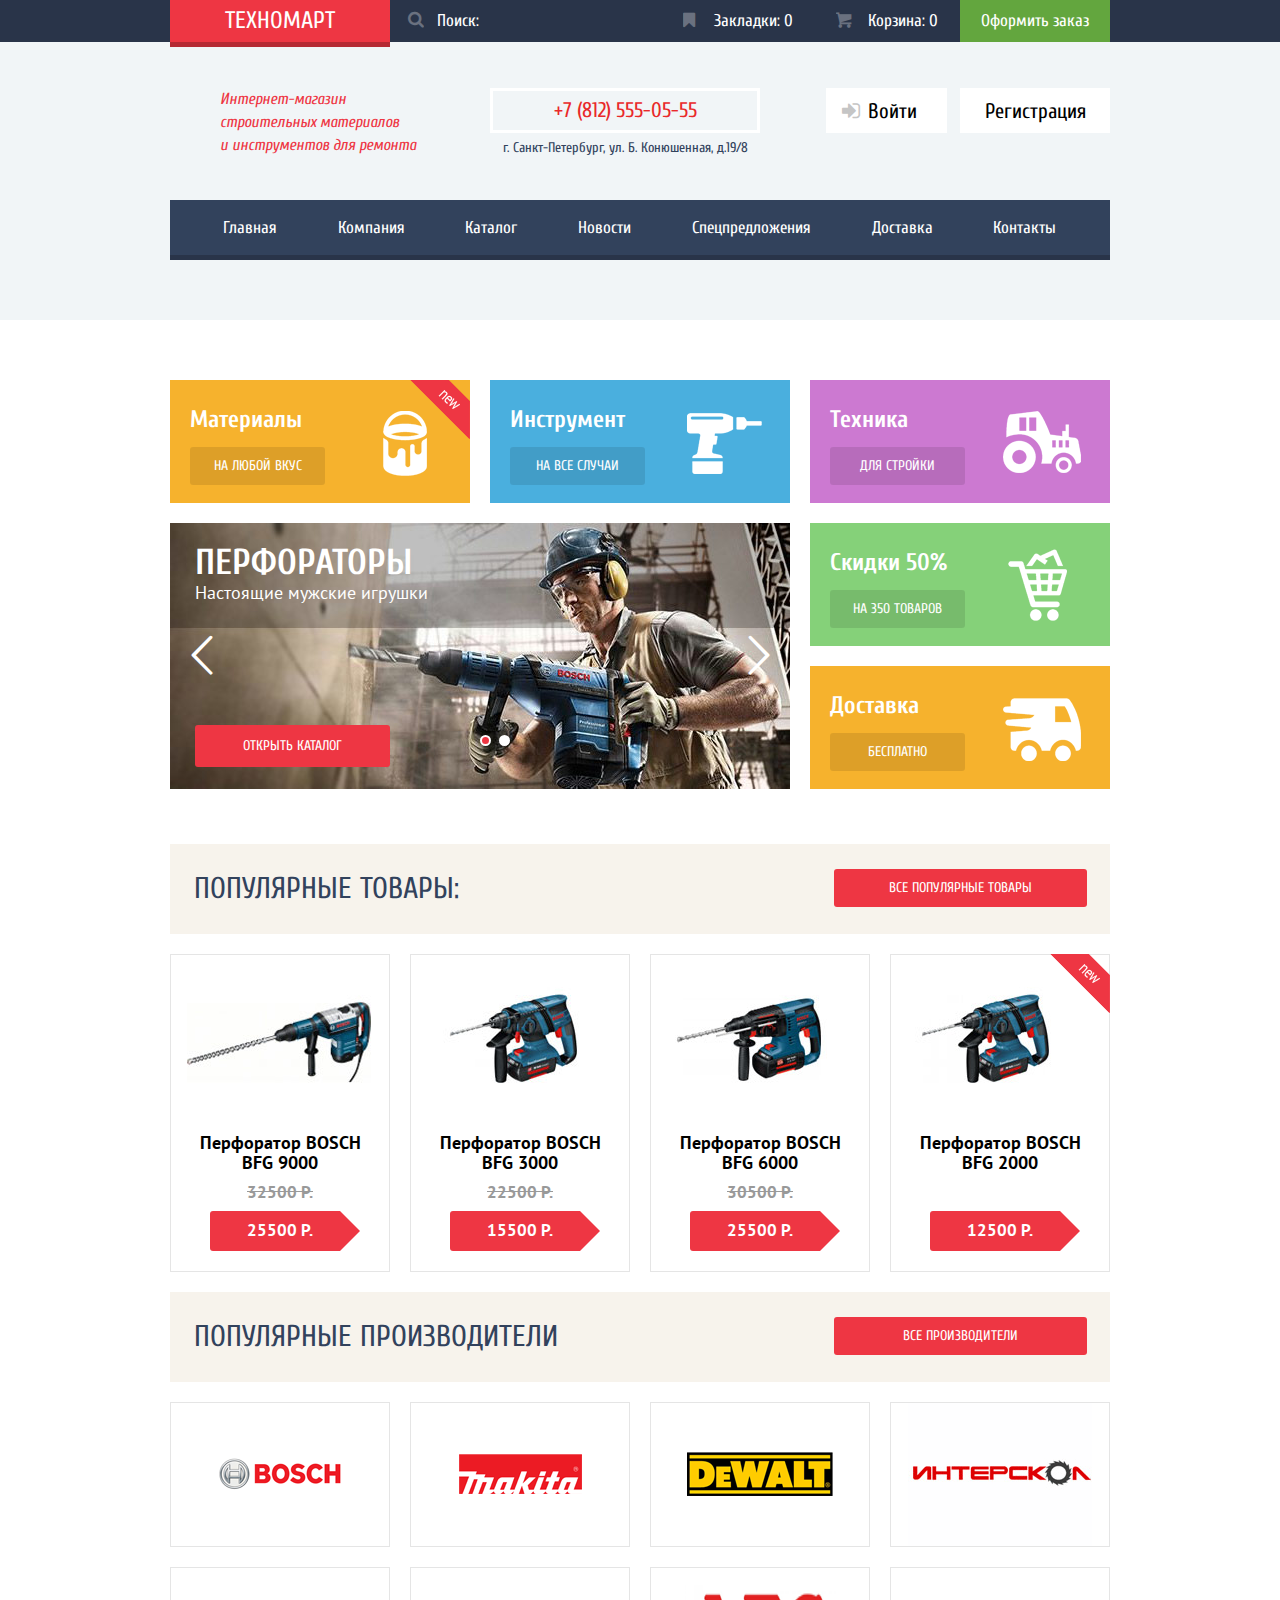
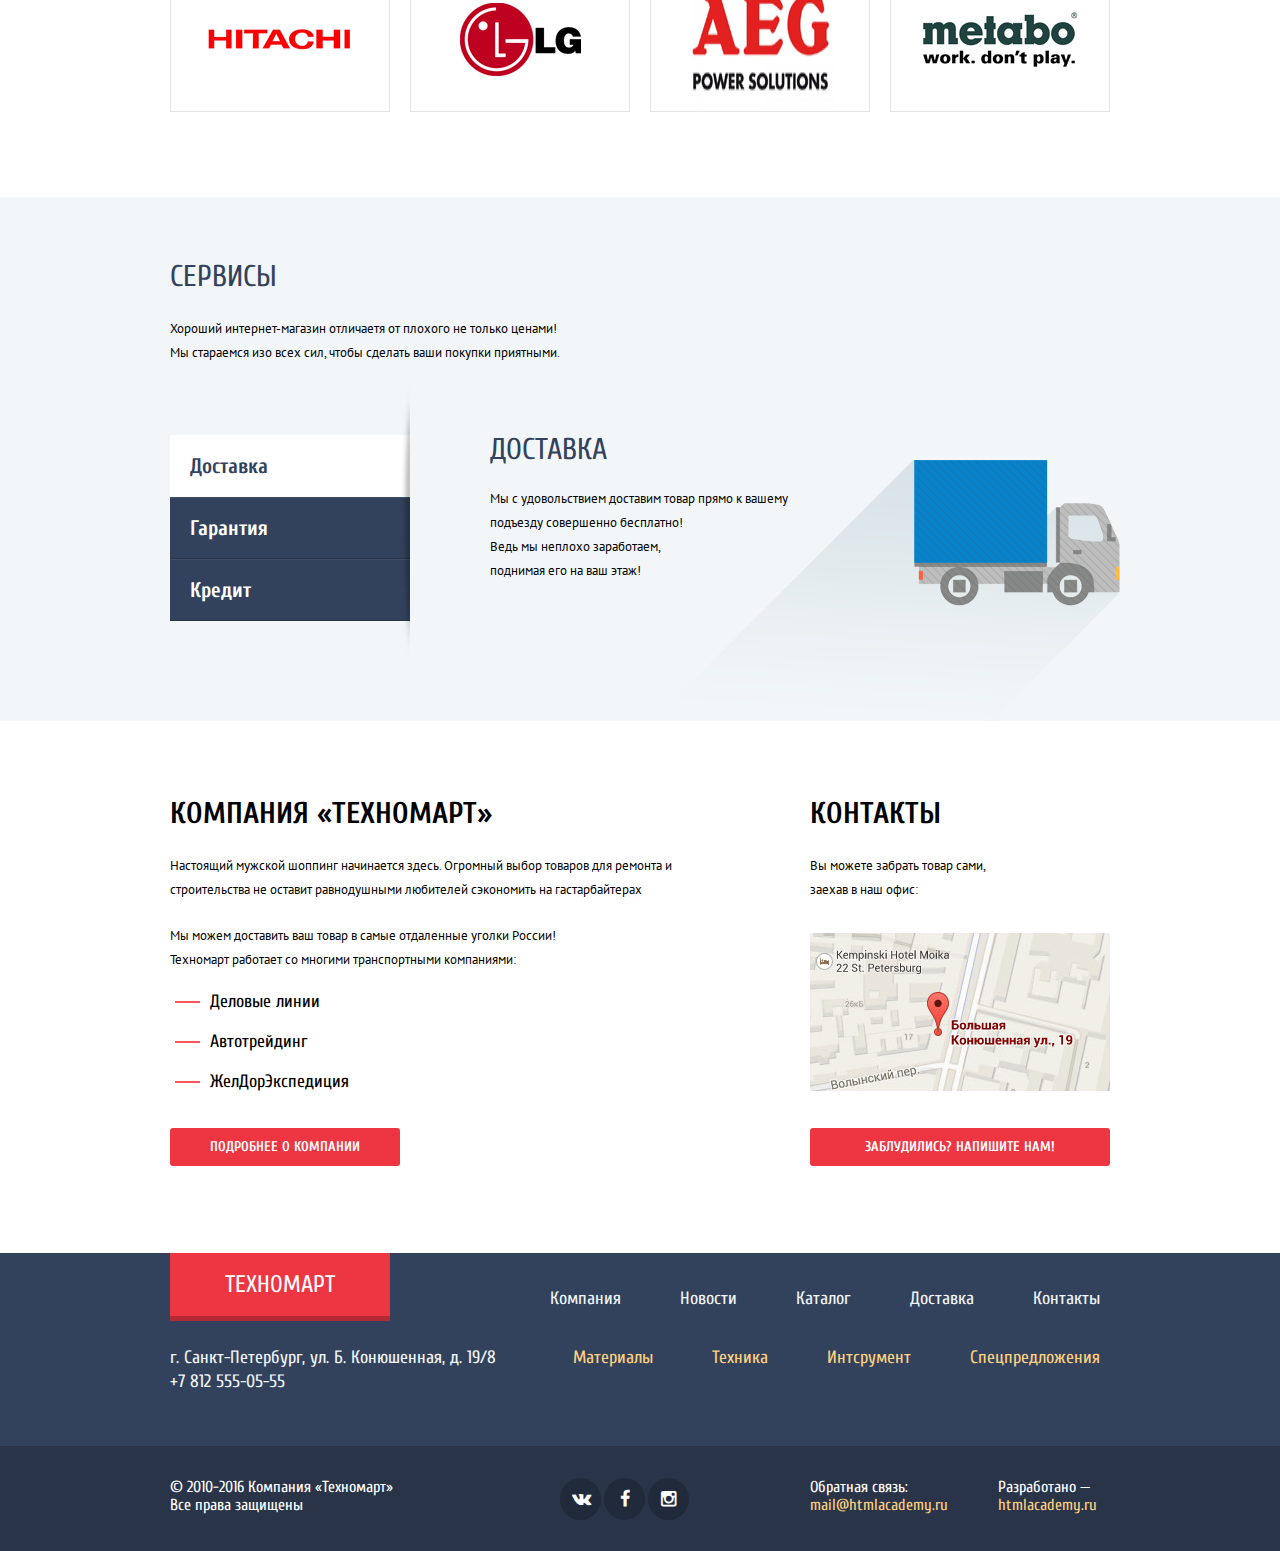
<file: index.html>
<!DOCTYPE html>
<html lang="ru">
    <head>
        <meta charset="utf-8">
        <title>HTML Academy: Техномарт</title>
        <meta name="description" content="Репозиторий создан для обучения на интенсивном    онлайн‑курсе Базовый HTML и CSS">
        <meta name="format-detection" content="telephone=no"/>
        <meta name="format-detection" content="address=no"/>
        <link href="https://fonts.googleapis.com/css?family=Cuprum:400,400i,700|PT+Sans:400,700&subset=cyrillic" rel="stylesheet">
        <link href="css/normalize.css" rel="stylesheet">
        <link href="css/style.css" rel="stylesheet">
    </head>
    <body>
        <header class="main-header">
            <div class="main-header-top">
                <div class="container clearfix">
                    <div class="logo">Техномарт</div>
                    <form tabindex="0" class="search-form" action="#" method="get">
                        <input type="text" name="search" id="search-id" placeholder="Поиск:">
                        <label class="icon-search" for="search-id"></label>
                    </form>
                    <a class="bookmark" href="#"><i class="icon-bookmark"></i>Закладки: <span class=bookmark-counter>0</span></a>
                    <a class="basket" href="#"><i class="icon-basket"></i>Корзина: <span class=basket-counter>0</span></a>
                    <a class="checkout-order" href="#">Оформить заказ</a>
                </div>
            </div>
            <div class="container clearfix">
                <div class="about-shop">
                    <p>Интернет-магазин<br>строительных материалов<br>и инструментов для ремонта</p>
                </div>
                <div class="contacts-header">
                    <p class="phone-number">+7 (812) 555-05-55</p>
                    <p class="adress-header">г. Санкт-Петербург, ул. Б. Конюшенная, д.19/8</p>
                </div>
                <div class="user-block">
                    <a class="login" href="#"><i class=icon-login></i><span>Войти</span></a>
                    <a class="check-in" href="#"><span>Регистрация</span></a>
                </div>
                <nav class="header-nav">
                    <ul>
                        <li>
                            <a href="#">Главная</a>
                        </li>
                        <li>
                            <a href="#">Компания</a>
                        </li>
                        <li>
                            <a href="catalog.html">Каталог</a>
                        </li>
                        <li>
                            <a href="#">Новости</a>
                        </li>
                        <li>
                            <a href="#">Спецпредложения</a>
                        </li>
                        <li>
                            <a href="#">Доставка</a>
                        </li>
                        <li>
                            <a href="#">Контакты</a>
                        </li>
                    </ul>
                </nav>
            </div>
        </header>
        <main>
            <div class="container">
                <section class="offers">
                    <div class="offers-mini">
                        <h2 class="offers-header">Материалы</h2>
                        <a class="offers-mini-button" href="#">На любой вкус</a>
                        <div class="offers-mini-image"></div>
                    </div>
                    <div class="offers-mini">
                        <h2 class="offers-header">Инструмент</h2>
                        <a class="offers-mini-button" href="#">На все случаи</a>
                        <div class="offers-mini-image"></div>
                    </div>
                    <div class="offers-mini">
                        <h2 class="offers-header">Техника</h2>
                        <a class="offers-mini-button" href="#">Для стройки</a>
                        <div class="offers-mini-image"></div>
                    </div>
                    <div class="slider">
                        <h2>Перфораторы</h2>
                        <p>Настоящие мужские игрушки</p>
                        <a class="slider-button" href="#">Открыть каталог</a>
                        <a class="slider-prev" href="#"><i class="icon-left"></i></a>
                        <a class="slider-next" href="#"><i class="icon-right"></i></a>
                        <div class="slider-control">
                            <a href="#" class="active"></a>
                            <a href="#"></a>
                        </div>
                    </div>
                    <div class="offers-mini">
                        <h2 class="offers-header">Скидки 50%</h2>
                        <a class="offers-mini-button" href="#">На 350 товаров</a>
                        <div class="offers-mini-image"></div>
                    </div>
                    <div class="offers-mini">
                        <h2 class="offers-header">Доставка</h2>
                        <a class="offers-mini-button" href="#">Бесплатно</a>
                        <div class="offers-mini-image"></div>
                    </div>
                </section>
                <section class="popular-goods">
                    <div class="section-label">
                        <h2>Популярные товары:</h2>
                        <a class="section-label-button" href="#">Все популярные товары</a>
                    </div>
                    <div class="row clearfix">
                        <article class="gallery-item">
                            <div class="image-box">
                                <img class="item-image" src="img/bfg-9000.jpg" width="218" height="159" alt="">
                                <div class="action">
                                    <a class="buy-button" href="#"><i class="icon-basket"></i>Купить</a>
                                    <a class="add-bookmarks" href="#">В закладки</a>
                                </div>
                            </div>
                            <h3>Перфоратор BOSCH BFG 9000</h3>
                            <p class=old-price>32500 Р.</p>
                            <div class="actual-price">
                                <p>25500 Р.</p>
                            </div>
                        </article>
                        <article class="gallery-item">
                            <div class="image-box">
                                <img class="item-image" src="img/bfg-3000.jpg" width="218" height="159" alt="">
                                <div class="action">
                                    <a class="buy-button" href="#"><i class="icon-basket"></i>Купить</a>
                                    <a class="add-bookmarks" href="#">В закладки</a>
                                </div>
                            </div>
                            <h3>Перфоратор BOSCH BFG 3000</h3>
                            <p class=old-price>22500 Р.</p>
                            <div class="actual-price">
                                <p>15500 Р.</p>
                            </div>
                        </article>
                        <article class="gallery-item">
                            <div class="image-box">
                                <img class="item-image" src="img/bfg-6000.jpg" width="218" height="159" alt="">
                                <div class="action">
                                    <a class="buy-button" href="#"><i class="icon-basket"></i>Купить</a>
                                    <a class="add-bookmarks" href="#">В закладки</a>
                                </div>
                            </div>
                            <h3>Перфоратор BOSCH BFG 6000</h3>
                            <p class=old-price>30500 Р.</p>
                            <div class="actual-price">
                                <p>25500 Р.</p>
                            </div>
                        </article>
                        <article class="gallery-item new">
                            <div class="image-box">
                                <img class="item-image" src="img/bfg-2000.jpg" width="218" height="159" alt="">
                                <div class="action">
                                    <a class="buy-button" href="#"><i class="icon-basket"></i>Купить</a>
                                    <a class="add-bookmarks" href="#">В закладки</a>
                                </div>
                            </div>
                            <h3>Перфоратор BOSCH BFG 2000</h3>
                            <p class=old-price></p>
                            <div class="actual-price">
                                <p>12500 Р.</p>
                            </div>
                        </article>
                    </div>
                </section>
                <section class="producers clearfix">
                    <div class="section-label">
                        <h2>Популярные производители</h2>
                        <a class="section-label-button" href="#">Все производители</a>
                    </div>
                    <a href="#" class="producers-item">
                        <img src="img/bosch.png" alt="BOSCH" width="126" height="143">
                    </a>
                    <a href="#" class="producers-item">
                        <img src="img/Makita.png" alt="Makita" width="123" height="143">
                    </a>
                    <a href="#" class="producers-item">
                        <img src="img/DeWALT.png" alt="DeWalt" width="146" height="143">
                    </a>
                    <a href="#" class="producers-item">
                        <img src="img/interscol.png" alt="Интерскол" width="184" height="143">
                    </a>
                    <a href="#" class="producers-item">
                        <img src="img/Hitachi.png" alt="Hitachi" width="169" height="143">
                    </a>
                    <a href="#" class="producers-item">
                        <img src="img/LG.png" alt="LG" width="121" height="143">
                    </a>
                    <a href="#" class="producers-item">
                        <img src="img/AEG.png" alt="AEG" width="151" height="143">
                    </a>
                    <a href="#" class="producers-item">
                        <img src="img/Metabo.png" alt="Metabo" width="204" height="143">
                    </a>        
                </section>
            </div>
            <div class="services-block">
                <div class="container clearfix">
                    <section class="services">
                        <div class="services-description">
                            <h2>Сервисы</h2>
                            <p>Хороший интернет-магазин отличаетя от плохого не только ценами!<br>
                            Мы стараемся изо всех сил, чтобы сделать ваши покупки приятными.</p>
                        </div>
                        <ul class="services-item">
                            <li>
                                <a class="active" href="#">Доставка</a>
                            </li>
                            <li>
                                <a href="#">Гарантия</a>
                            </li>
                            <li>
                                <a href="#">Кредит</a>
                            </li>
                        </ul>
                        <div class="services-info">
                            <div class="services-delivery">
                                <h2>Доставка</h2>
                                <p>Мы с удовольствием доставим товар прямо к вашему подъезду совершенно бесплатно!<br>Ведь мы неплохо заработаем,<br>поднимая его на ваш этаж!</p>
                                <div class=services-image></div>
                            </div>
                            <div class="services-warranty">
                                <h2>Гарантия</h2>
                                Если купленный у нас товар поломается или заискрит,<br> 
                                а также в случае пожара, спровоцированного его возгаранием,<br>
                                вы всегда можете быть уверены в нашей  гарантии. Мы обменяем<br>
                                сгоревший товар на новый.<br>
                                Дом уж восстановите как-нибудь сами.
                                <div class=services-image></div>
                            </div>
                            <div class="services-credit">
                                <h2>Кредит</h2>
                                <p>Залезть в долговую яму стало еще проще!<br>
                                Кредитные консультации придут вам на помощь.</p>
                                <a class="credit-button" href="#">Отправить заявку</a>
                                <div class=services-image></div>
                            </div>
                        </div>
                    </section>
                </div>
            </div>
            <div class="container clearfix">
                <section class="about-company clearfix">
                    <div class="about-company-left">
                        <h2>Компания «Техномарт»</h2>
                        <p>Настоящий мужской шоппинг начинается здесь. Огромный выбор товаров для ремонта и<br> строительства не оставит равнодушными любителей сэкономить на гастарбайтерах</p>
                        <p>Мы можем доставить ваш товар в самые отдаленные уголки России!<br>Техномарт работает со многими транспортными компаниями:</p>
                        <ul class="client-examples">
                            <li>Деловые линии</li>
                            <li>Автотрейдинг</li>
                            <li>ЖелДорЭкспедиция</li>
                        </ul>
                        <a href="#" class="about-company-button">Подробнее о компании</a>
                    </div>
                    <div class="about-company-right">
                        <h2>Контакты</h2>
                        <p>Вы можете забрать товар сами,<br>заехав в наш офис:</p>
                        <div class="map">Как к нам проехать</div>
                        <a href="#" class="map-button">Заблудились? Напишите нам!</a>  
                    </div>
                </section>
            </div>
        </main>
        <footer class="main-footer">
            <div class="container clearfix">
                <div class="footer-left">
                    <div class="logo-footer">Техномарт</div>
                    <p class="footer-adress">г. Санкт-Петербург, ул. Б. Конюшенная, д. 19/8<br>+7 812 555-05-55</p>
                </div>
                <div class="footer-right">
                    <nav class="footer-menu">
                        <ul class="first-line">
                            <li>
                                <a href="#">Компания</a>
                            </li>
                            <li>
                                <a href="#">Новости</a>
                            </li>
                            <li>
                                <a href="catalog.html">Каталог</a>
                            </li>
                            <li>
                                <a href="#">Доставка</a>
                            </li>
                            <li>
                                <a href="#">Контакты</a>
                            </li>
                        </ul>
                        <ul class="second-line">
                            <li>
                                <a href="#">Материалы</a>
                            </li>
                            <li>
                                <a href="#">Техника</a>
                            </li>
                            <li>
                                <a href="#">Интсрумент</a>
                            </li>
                            <li>
                                <a href="#">Спецпредложения</a>
                            </li>
                        </ul>
                    </nav>
                </div>
            </div>
            <div class="copyright-block clearfix">
                <div class="container">
                    <div class="footer-copyright">
                        <p>© 2010-2016 Компания «Техномарт»<br>Все права защищены</p>
                    </div>
                    <div class="social-footer">
                        <a class="social-button" href="#"><i class="icon-vk"></i>Вконтакте</a>
                        <a class="social-button" href="#"><i class="icon-facebook"></i>Фейсбук</a>
                        <a class="social-button" href="#"><i class=" icon-instagramm"></i>Инстаграм</a>               
                    </div>
                    <div class="back-link">
                        <p>Обратная связь:<br>
                            <a class="footer-link" href="#">mail@htmlacademy.ru</a></p>
                    </div>
                    <div class="footer-developer">
                        <p>Разработано  — </p>
                        <a class="footer-link" href="#">htmlacademy.ru</a>
                    </div>
                </div>
            </div>
        </footer>
        <div class="modal-write-us">
            <form class="latter-form" method="post" action="#">
                <div class="modal-container">
                    <div class="name-box">
                        <label>Ваше имя:
                            <input type="text" name="your-name" placeholder="Представьтесь, пожалуйста">
                        </label>
                    </div>
                    <div class="email-box">
                        <label>Ваш e-mail:
                            <input type="text" name="your-email" placeholder="Для отправки ответа" required="">
                        </label>
                    </div>
                    <div class="latter-box">
                        <label>Текст письма:
                            <textarea name="your-latter" placeholder="В свободной форме" rows="5" required=""></textarea>
                        </label>
                    </div>
                </div>
                <div class="send-box">
                    <div class="modal-container">
                        <button type="submit">Отправить</button>
                    </div>
                </div>
            </form>
            <button type="button" class="close-button" id="latter-close">Закрыть</button>
        </div>
        <div class="modal-content-map">
            <button class="close-button" type="button" id="map-close">Закрыть</button>
            <div class="yandex-map">
                <script type="text/javascript" charset="utf-8" async src="https://api-maps.yandex.ru/services/constructor/1.0/js/?sid=eAOOQfasTfmS9O9nxgtSJ28ZPD-aK3Os&amp;width=940&amp;height=447&amp;lang=ru_RU&amp;sourceType=constructor&amp;scroll=true"></script>
            </div>
        </div>
        <div class="modal-add-basket">
            <div class="modal-container">
                <div class="message"><span class="ok"></span>Товар добавлен в корзину</div>
            </div>
            <div class="modal-actions clearfix">
                <div class="modal-container">
                    <a class="checkout" href="#">Оформить заказ</a>
                    <a class="continue" href="#" id="massege-close">Продолжить покупки</a>
                </div>
            </div>
        </div>
        <script async src="js/modal-index.js"></script>
    </body>
</html>
</file>
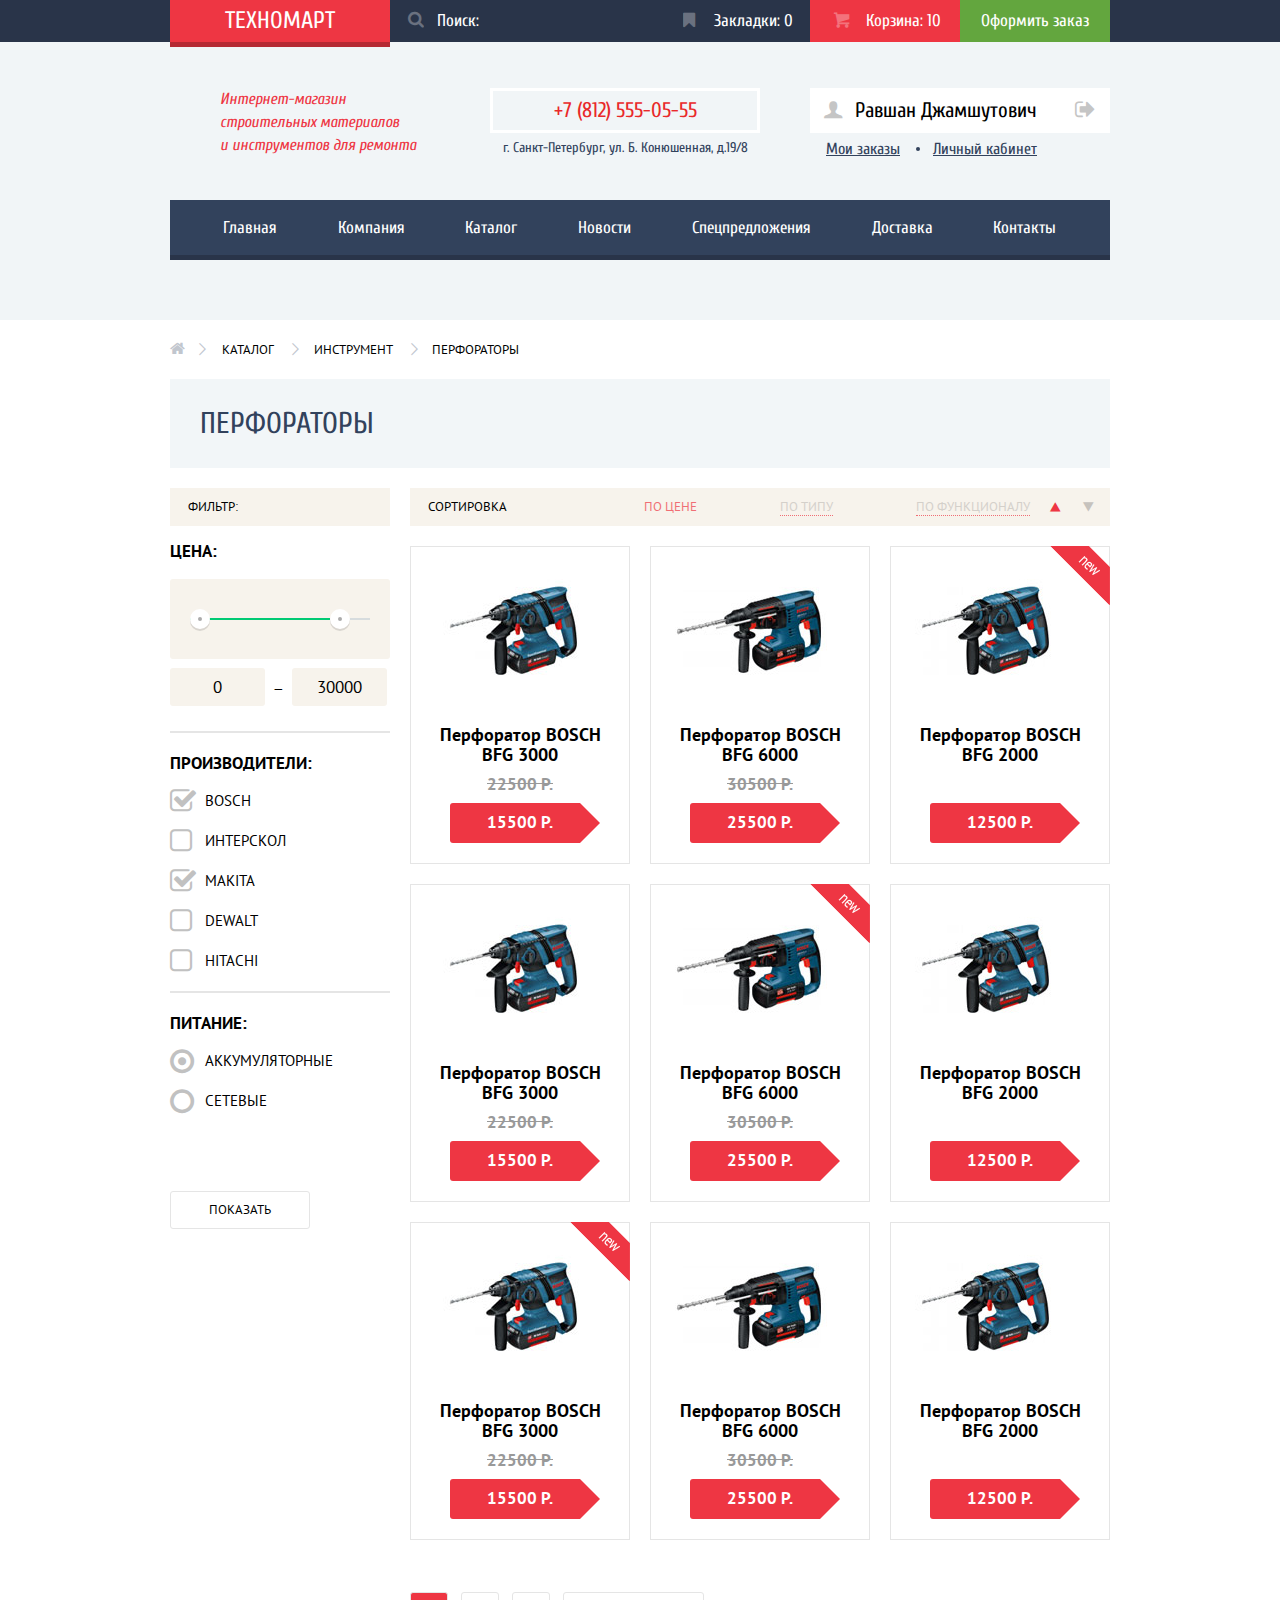
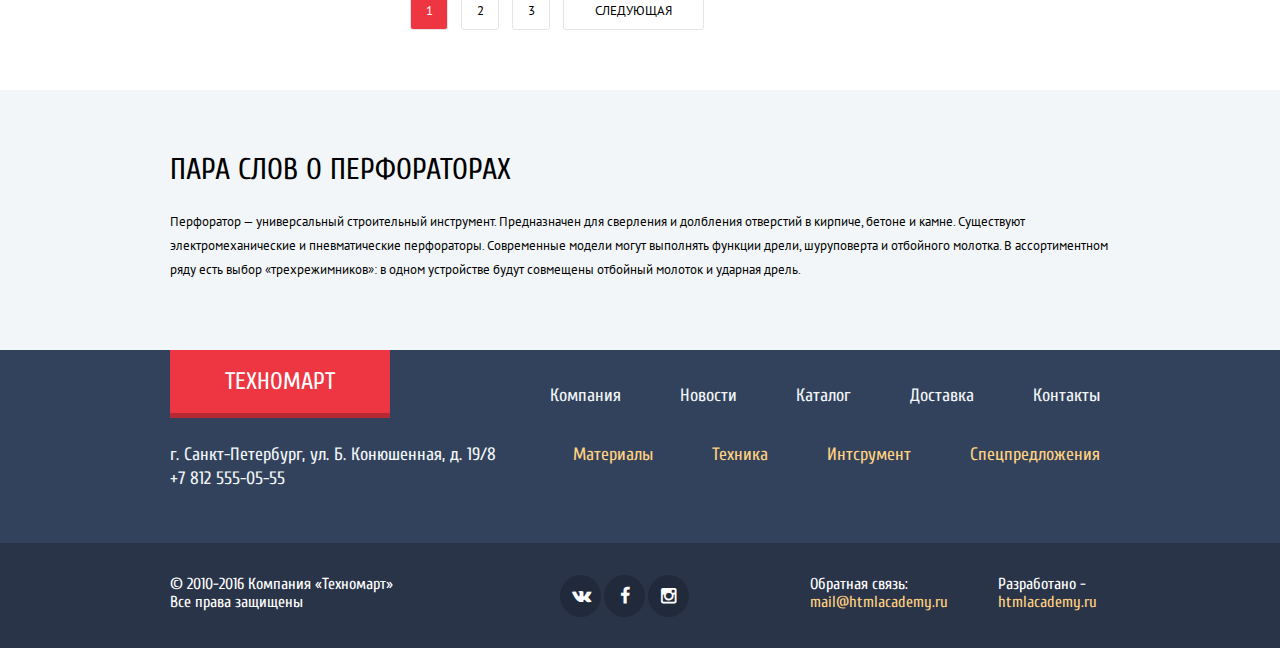
<file: catalog.html>
<!DOCTYPE html>
<html lang="ru">
    <head>
        <meta charset="utf-8">
        <title>HTML Academy: Техномарт</title>
        <meta name="description" content="Репозиторий создан для обучения на интенсивном онлайн‑курсе Базовый HTML и CSS">
        <meta name="format-detection" content="telephone=no"/>
        <meta name="format-detection" content="address=no"/>
        <link href="https://fonts.googleapis.com/css?family=Cuprum:400,400i,700|PT+Sans:400,700&subset=cyrillic" rel="stylesheet">
        <link href="css/normalize.css" rel="stylesheet">
        <link href="css/style.css" rel="stylesheet">
    </head>
    <body>
        <header class="main-header">
            <div class="main-header-top">
                <div class="container clearfix">
                    <a class="logo" href="index.html">Техномарт</a>
                    <form class="search-form" action="http://technomart.ru" method="get">
                        <input type="search" name="search" id="search-id" placeholder="Поиск:">
                        <label class="icon-search" for="search-id"></label>
                    </form>
                    <a class="bookmark" href="#"><i class="icon-bookmark"></i>Закладки: <span class=bookmarks-counter>0</span></a>
                    <a class="basket full" href="#"><i class="icon-basket"></i>Корзина: <span class="basket-counter">10</span></a>
                    <a class="checkout-order ready" href="#">Оформить заказ</a>
                </div>
            </div>
            <div class="container clearfix">
                <div class="about-shop">
                    <p>Интернет-магазин<br>строительных материалов<br>и инструментов для ремонта</p>
                </div>
                <div class="contacts-header">
                    <p class="phone-number">+7 (812) 555-05-55</p>
                    <p class="adress-header">г. Санкт-Петербург, ул. Б. Конюшенная, д.19/8</p>
                </div>
                <div class="user-cab">
                    <a class="user-name" href="#"><i class="icon-user"></i>Равшан Джамшутович<i class="icon-logout"></i></a>
                    <div class="user-link">  
                        <a href="#">Мои заказы</a>
                        <a href="#">Личный кабинет</a>
                    </div>  
                </div>
                <nav class="header-nav">
                    <ul>
                        <li>
                            <a href="index.html">Главная</a>
                        </li>
                        <li>
                            <a href="#">Компания</a>
                        </li>
                        <li>
                            <a href="#">Каталог</a>
                        </li>
                        <li>
                            <a href="#">Новости</a>
                        </li>
                        <li>
                            <a href="#">Спецпредложения</a>
                        </li>
                        <li>
                            <a href="#">Доставка</a>
                        </li>
                        <li>
                            <a href="#">Контакты</a>
                        </li>
                    </ul>
                </nav>
            </div>
        </header>
        <main>
            <div class="container clearfix">
                <ul class="breadcrumbs">
                    <li class="icon-home">
                        <a href="index.html"></a>
                    </li>
                    <li class="icon-right">
                        <a href="#">Каталог</a>
                    </li>
                    <li class="icon-right">
                        <a href="#">Инструмент</a>
                    </li>
                    <li class="icon-right">Перфораторы</li>
                </ul>
                <h1 class="page-label">Перфораторы</h1>
                <form class="filter" action="#" method="get">
                    <h2 class="filter-label">Фильтр:</h2>
                    <section class=price-range>
                        <fieldset>
                            <legend>Цена:</legend>
                            <div class="range-controls">
                                <div class="scale">
                                    <div class="bar"></div>
                                </div>
                                <div class="toggle min-toggle"></div>
                                <div class="toggle max-toggle"></div>
                            </div>
                            <div class="price-controls">
                                <input class="min-price" type="text" value="0"><span>&mdash;</span><input class="max-price" type="text" value="30000">
                            </div>
                        </fieldset>
                    </section>
                    <section class="producer-filter">
                        <fieldset>
                            <legend>Производители:</legend>
                            <input type="checkbox" name="bosch" id="input_1" checked>
                            <label for="input_1">BOSCH</label>
                            <input type="checkbox" name="interscol" id="input_2" >
                            <label for="input_2">ИНТЕРСКОЛ</label>
                            <input type="checkbox" name="makita" id="input_3" checked>
                            <label for="input_3">MAKITA</label>
                            <input type="checkbox" name="dewalt" id="input_4">
                            <label for="input_4">DEWALT</label>
                            <input type="checkbox" name="hitachi" id="input_5">
                            <label for="input_5" >HITACHI</label>
                        </fieldset>
                    </section>
                    <section class="power-filter" >
                        <fieldset>
                            <legend>Питание:</legend>
                                <input type="radio" name="power-type" id="radio_1" value="battery" checked>
                                <label for="radio_1">Аккумуляторные</label>
                                <input type="radio" name="power-type" id="radio_2" value="network">
                                <label for="radio_2">Сетевые</label>
                        </fieldset>
                        <input type="submit" name="filter-button" value="ПОКАЗАТЬ">            
                    </section>
                </form>
                <div class="sort-block clearfix">
                    <span>Сортировка</span>
                    <ul class="sort">
                        <li>
                            <a href="#" class="in-focus" >По цене</a>
                        </li>
                        <li>
                            <a href="#">По типу</a>
                        </li>
                        <li>
                            <a href="#">По функционалу</a>
                        </li>
                    </ul>
                    <a class="icon-up-dir active"  href="#"></a>
                    <a class="icon-down-dir" href="#"></a>
                </div>
                <section class="gallery">
                    <div class="row clearfix">
                        <article class="gallery-item">
                            <div class="image-box">
                                <img class="item-image" src="img/bfg-3000.jpg" width="218" height="159" alt="">
                                <div class="action">
                                    <a class="buy-button" href="#"><i class="icon-basket"></i>Купить</a>
                                    <a class="add-bookmarks" href="#">В закладки</a>
                                </div>
                            </div>
                            <h3>Перфоратор BOSCH BFG 3000</h3>
                            <p class="old-price">22500 Р.</p>
                            <div class="actual-price">
                                <p>15500 Р.</p>
                            </div>
                        </article>
                        <article class="gallery-item">
                            <div class="image-box">
                                <img class="item-image" src="img/bfg-6000.jpg" width="218" height="159" alt="">
                                <div class="action">
                                    <a class="buy-button" href="#"><i class="icon-basket"></i>Купить</a>
                                    <a class="add-bookmarks" href="#">В закладки</a>
                                </div>
                            </div>
                            <h3>Перфоратор BOSCH BFG 6000</h3>
                            <p class="old-price">30500 Р.</p>
                            <div class="actual-price">
                                <p>25500 Р.</p>
                            </div>
                        </article>
                        <article class="gallery-item new">
                            <div class="image-box">
                                <img class="item-image" src="img/bfg-2000.jpg" width="218" height="159" alt="">
                                <div class="action">
                                    <a class="buy-button" href="#"><i class="icon-basket"></i>Купить</a>
                                    <a class="add-bookmarks" href="#">В закладки</a>
                                </div>
                            </div>
                            <h3>Перфоратор BOSCH BFG 2000</h3>
                            <p class="old-price"></p>
                            <div class="actual-price">
                                <p>12500 Р.</p>
                            </div>
                        </article>
                        <article class="gallery-item">
                            <div class="image-box">
                                <img class="item-image" src="img/bfg-3000.jpg" width="218" height="159" alt="">
                                <div class="action">
                                    <a class="buy-button" href="#"><i class="icon-basket"></i>Купить</a>
                                    <a class="add-bookmarks" href="#">В закладки</a>
                                </div>
                            </div>
                            <h3>Перфоратор BOSCH BFG 3000</h3>
                            <p class="old-price">22500 Р.</p>
                            <div class="actual-price">
                                <p>15500 Р.</p>
                            </div>
                        </article>
                        <article class="gallery-item new">
                            <div class="image-box">
                                <img class="item-image" src="img/bfg-6000.jpg" width="218" height="159" alt="">
                                <div class="action">
                                    <a class="buy-button" href="#"><i class="icon-basket"></i>Купить</a>
                                    <a class="add-bookmarks" href="#">В закладки</a>
                                </div>
                            </div>
                            <h3>Перфоратор BOSCH BFG 6000</h3>
                            <p class="old-price">30500 Р.</p>
                            <div class="actual-price">
                                <p>25500 Р.</p>
                            </div>
                        </article>
                        <article class="gallery-item">
                            <div class="image-box">
                                <img class="item-image" src="img/bfg-2000.jpg" width="218" height="159" alt="">
                                <div class="action">
                                    <a class="buy-button" href="#"><i class="icon-basket"></i>Купить</a>
                                    <a class="add-bookmarks" href="#">В закладки</a>
                                </div>
                            </div>
                            <h3>Перфоратор BOSCH BFG 2000</h3>
                            <p class="old-price"></p>
                            <div class="actual-price">
                                <p>12500 Р.</p>
                            </div>
                        </article>
                        <article class="gallery-item new">
                            <div class="image-box">
                                <img class="item-image" src="img/bfg-3000.jpg" width="218" height="159" alt="">
                                <div class="action">
                                    <a class="buy-button" href="#"><i class="icon-basket"></i>Купить</a>
                                    <a class="add-bookmarks" href="#">В закладки</a>
                                </div>
                            </div>
                            <h3>Перфоратор BOSCH BFG 3000</h3>
                            <p class="old-price">22500 Р.</p>
                            <div class="actual-price">
                                <p>15500 Р.</p>
                            </div>
                        </article>
                        <article class="gallery-item">
                            <div class="image-box">
                                <img class="item-image" src="img/bfg-6000.jpg" width="218" height="159" alt="">
                                <div class="action">
                                    <a class="buy-button" href="#"><i class="icon-basket"></i>Купить</a>
                                    <a class="add-bookmarks" href="#">В закладки</a>
                                </div>
                            </div>
                            <h3>Перфоратор BOSCH BFG 6000</h3>
                            <p class="old-price">30500 Р.</p>
                            <div class="actual-price">
                                <p>25500 Р.</p>
                            </div>
                        </article>
                        <article class="gallery-item">
                            <div class="image-box">
                                <img class="item-image" src="img/bfg-2000.jpg" width="218" height="159" alt="">
                                <div class="action">
                                    <a class="buy-button" href="#"><i class="icon-basket"></i>Купить</a>
                                    <a class="add-bookmarks" href="#">В закладки</a>
                                </div>
                            </div>
                            <h3>Перфоратор BOSCH BFG 2000</h3>
                            <p class="old-price"></p>
                            <div class="actual-price">
                                <p>12500 Р.</p>
                            </div>
                        </article>
                    </div>
                    <div class="page-nav">
                    <ul>
                        <li>
                            <a class="page-number active-page" href="#">1</a>
                        </li>
                        <li>
                            <a class="page-number" href="#">2</a>
                        </li>
                        <li>
                            <a class="page-number" href="#">3</a>
                        </li>
                        <li>
                            <a class="page-number" href="#">Следующая</a>
                        </li>
                    </ul>
                    </div>
                </section>
            </div>
            <section class="category-description">
                <div class="container">
                    <h2>Пара слов о перфораторах</h2>
                    <p>Перфоратор — универсальный строительный инструмент. Предназначен для сверления и долбления отверстий в кирпиче, бетоне и камне. Существуют электромеханические и пневматические перфораторы. Современные модели могут выполнять функции дрели, шуруповерта и отбойного молотка. В ассортиментном ряду есть выбор «трехрежимников»: в одном устройстве будут совмещены отбойный молоток и ударная дрель.</p>
                </div>
            </section>
        </main>
        <footer class="main-footer">
            <div class="container clearfix">
                <div class="footer-left">
                    <div class="logo-footer">Техномарт</div>
                    <p class="footer-adress">г. Санкт-Петербург, ул. Б. Конюшенная, д. 19/8<br>+7 812 555-05-55</p>
                </div>
                <div class="footer-right">
                    <nav class="footer-menu">
                        <ul class="first-line">
                            <li>
                                <a href="#">Компания</a>
                            </li>
                            <li>
                                <a href="#">Новости</a>
                            </li>
                            <li>
                                <a href="#">Каталог</a>
                            </li>
                            <li>
                                <a href="#">Доставка</a>
                            </li>
                            <li>
                                <a href="#">Контакты</a>
                            </li>
                        </ul>
                        <ul class="second-line">
                            <li>
                                <a href="#">Материалы</a>
                            </li>
                            <li>
                                <a href="#">Техника</a>
                            </li>
                            <li>
                                <a href="#">Интсрумент</a>
                            </li>
                            <li>
                                <a href="#">Спецпредложения</a>
                            </li>
                        </ul>
                    </nav>
                </div>
            </div>
            <div class="copyright-block clearfix">
                <div class="container">
                    <div class="footer-copyright">
                        <p>© 2010-2016 Компания «Техномарт»<br>Все права защищены</p>
                    </div>
                    <div class="social-footer">
                        <a class="social-button" href="#"><i class="icon-vk"></i>Вконтакте</a>
                        <a class="social-button" href="#"><i class="icon-facebook"></i>Фейсбук</a>
                        <a class="social-button" href="#"><i class=" icon-instagramm"></i>Инстаграм</a>               
                    </div>
                    <div class="back-link">
                        <p>Обратная связь:<br>
                            <a class="footer-link" href="#">mail@htmlacademy.ru</a></p>
                    </div>
                    <div class="footer-developer">
                        <p>Разработано - </p>
                        <a class="footer-link" href="#">htmlacademy.ru</a>
                    </div>
                </div>
            </div>
        </footer>
        <div class="modal-add-basket">
            <div class="modal-container">
                <div class="message"><span class="ok"></span>Товар добавлен в корзину</div>
            </div>
            <div class="modal-actions clearfix">
                <div class="modal-container">
                    <a class="checkout" href="#">Оформить заказ</a>
                    <a class="continue" href="#" id="massege-close">Продолжить покупки</a>
                </div>
            </div>
        </div>
        <script src="js/modal-catalog.js"></script>
    </body>
</html>
</file>
<file: css/style.css>
body {
    min-width: 960px;
    font-family: "PT Sans", "Arial", sans-serif;
    font-size: 13px;
    line-height: 24px;
    font-weight: normal;
    color: #000000;
    position: relative;
}

h1 {
    font-family: "Cuprum", "Arial", sans-serif;
    font-size: 30px;
    line-height: 30px;
    font-weight: normal;
    color: #32425c;
    text-transform: uppercase;
}

h2 {
    font-family: "Cuprum", "Arial", sans-serif;
    font-size: 30px;
    line-height: 30px;
    font-weight: normal;
    color: #32425c;
    text-transform: uppercase;
}

/*Начало подключения иконочного шрифта*/

@font-face {
    font-weight: normal;
    font-style: normal;

    font-family: "symbols-technomart";
    src: url("../fonts/symbols-technomart.woff") format("woff"),
    url("../fonts/symbols-technomart.woff2") format("woff2");
}

[class^="icon-"]::before,
[class*=" icon-"]::before {
    display: inline-block;
    width: 1em;
    margin-right: 0.2em;
    margin-left: 0.2em;

    font-weight: normal;
    line-height: 1em;
    font-family: "symbols-technomart";
    text-align: center;
    text-transform: none;
    text-decoration: inherit;
    font-style: normal;
    font-variant: normal;

    speak: none;
}

.icon-left::before { 
    content: "\3c"; 
} /* "&lt;" */

.icon-right::before { 
    content: "\3e"; 
} /* "&gt;" */

.icon-basket::before {
    content: "\62"; 
} /* "b" */

.icon-facebook::before {
    content: "\66"; 
} /* "f" */

.icon-twitter::before {
    content: "\74"; 
} /* "t" */

.icon-vk::before {
    content: "\76"; 
} /* "v" */
.icon-up::before {
    content: "\2c4"; 
} /* "˄" */

.icon-down::before {
    content: "\2c5";
} /* "˅" */

.icon-left-big::before {
    content: "\2190"; 
} /* "←" */

.icon-right-big::before {
    content: "\2192"; 
} /* "→" */

.icon-login::before {
    content: "\2386"; 
} /* "⎆" */

.icon-logout::before {
    content: "\241b"; 
} /* "␛" */

.icon-up-dir::before {
    content: "\25b2"; 
} /* "▲" */

.icon-down-dir::before {
    content: "\25bc"; 
} /* "▼" */

.icon-circle::before {
    content: "\25cb";
} /* "○" */

.icon-circle-dot::before {
    content: "\25cf"; 
} /* "●" */

.icon-star::before {
    content: "\2605"; 
} /* "★" */

.icon-check-off::before {
    content: "\2610"; 
} /* "☐" */

.icon-check-on::before {
    content: "\2611"; 
} /* "☑" */

.icon-youtube::before {
    content: "\f39e"; 
} /* "" */

.icon-home::before {
    content: "🏠"; 
} /* "\1f3e0" */

.icon-user::before {
    content: "👨";
} /* "\1f468" */

.icon-phone::before {
    content: "📞";
} /* "\1f4de" */

.icon-instagramm::before {
    content: "📷";
    } /* "\1f4f7" */

.icon-search::before {
    content: "🔍";
} /* "\1f50d" */

.icon-bookmark::before {
    content: "🔖";
} /* "\1f516" */

/*Завершение подключения иконочного шрифта*/

.clearfix::after {
    content: "";
    display: table;
    clear: both;
}

/*Стилизация header*/

.main-header {
    background-color: #f1f5f7;
    padding-bottom: 60px;
}

.main-header a{
    text-decoration: none;
}

.main-header-top {
    background-color: #293449;
    margin-bottom: 46px;
    height: 42px;
}

.container {
    width: 940px;
    margin: 0 auto;
    padding: 0 10px;
}

.logo {
    margin: 0 0;
    display: block;
    width: 220px;
    height: 42px;
    background-color: #ee3643;
    box-shadow: 0 5px #b52933;
    text-align: center;
    vertical-align: middle;
    float: left;
    font-family: "Cuprum", "Arial", sans-serif;
    font-size: 24px;
    line-height: 42px;
    font-weight: normal;
    color: #ffffff;
    text-transform: uppercase;
    text-align: center;
    text-decoration: none
}

.logo:hover {
    background-color: #ca2c37;
    box-shadow: 0 5px #9a212a;
}

.logo:active {
    background-color: #ba2732;
    box-shadow: 0 5px #8e1e26;
}

.search-form {
    width: 270px;
    float: left;
    background-color: #293449;
    position: relative;
}

.search-form input[name="search"] {
    margin: 0 0;
    box-sizing: border-box;
    padding-left: 47px;
    width: 100%;
    min-height: 42px;
    border: none;
    background-color: #293449;
    font-family: "Cuprum", "Arial", sans-serif;
    font-size: 17px;
    line-height: 18px;
    font-weight: normal;
    color: #ffffff;
}

/*Стилизуем placeholder*/

input[name="search"]::-webkit-input-placeholder {
    color: #fff;
    opacity: 1;
}

input[name="search"]::-moz-placeholder {
    color: #fff;
    opacity: 1;
}/* Firefox 19+ */

input[name="search"]:-moz-placeholder {
    color: #fff;
    opacity: 1;
}/* Firefox 18- */

input[name="search"]:-ms-input-placeholder {
    color: #fff;
    opacity: 1;
}

.icon-search {
    margin: 0 0;
    padding: 0 0;
    position: absolute;
    top: 10px;
    left: 14px;
    font-size: 17px;
    line-height: 18px;
    color: #ffffff;
    opacity: 0.3;
}

input[name="search"]:hover {
    background-color: #212a3a;
}

#search-id:hover + .icon-search {
    opacity: 1;
}

input[name="search"]:focus {
    background-color: #ffffff;
    color: #000;
}

input[name="search"]:focus ~ .icon-search {
    opacity: 1;
    color: #ee3643;
}

.icon-bookmark,
.icon-basket {
    font-size: 17px;
    line-height: 18px;
    color: #ffffff;
    opacity: 0.3;
}

.bookmark,
.basket,
.checkout-order {
    margin: 0 0;
    display: block;
    width: 130px;
    min-height: 42px;
    float: left;
    padding: 0 10px;
    text-align: center;
    font-family: "Cuprum", "Arial", sans-serif;
    font-size: 17px;
    line-height: 42px;
    font-weight: normal;
    color: #ffffff;
}

.checkout-order {
    background-color: #63a63e;
}

.full {
    background-color: #ee3643;
}

.bookmark:hover,
.basket:hover {
    background-color: #212a3a;
}

.checkout-order:hover {
    background-color: #5fbb2d;
    color: #ffffff;
}

.checkout-order:active {
    background-color: #518534;
    color: #8b8e94;
}

.bookmark:hover .icon-bookmark,
.basket:hover .icon-basket {
    background-color: #212a3a;
    opacity: 1;
}

.bookmark:active,
.basket:active {
    background-color: #161d29;
    color: #8b8e94;
}

.bookmark:active .icon-bookmark,
.basket:active .icon-basket  {
    color: #8b8e94;
}

.icon-bookmark,
.icon-basket  {
    padding-right: 13px;
}
    
.about-shop {
    margin: 0 0;
    width: 250px;
    float: left;
    padding-left: 50px;;
    margin-right: 20px;
    margin-bottom: 42px; 
}

.about-shop p{
    margin: 0 0;
    font-family: "Cuprum", "Arial", sans-serif;
    font-style: italic;
    font-size: 16px;
    line-height: 23px;
    font-weight: normal;
    color: #ee3643;
}

.contacts-header {
    width: 300px;
    float: left;
    margin-right: 20px;
    text-align: center;
    margin-bottom: 40px; 
}

.contacts-header p {
    margin: 0 0;
}

.phone-number {
    width: 264px;
    height: 39px;
    border: 3px solid #ffffff;
    font-family: "Cuprum", "Arial", sans-serif;
    font-size: 21px;
    line-height: 39px;
    font-weight: normal;
    color: #e9292a;
    text-decoration: none;
}

.contacts-header .adress-header {
    width: 270px;
    font-family: "Cuprum", "Arial", sans-serif;
    font-size: 14px;
    line-height: 24px;
    font-weight: normal;
    color: #32425c;
    margin-top: 3px;   
}

.user-block, .user-cab {
    float: right;
}

.user-block a {
    margin: 0 0;
    display: inline-block;
    vertical-align: top;
    padding: 13.5px 0;
    background-color: #ffffff;
    font-family: "Cuprum", "Arial", sans-serif;
    font-size: 21px;
    line-height: 18px;
    font-weight: normal;
    color: #000000;
    text-align: center;
    position: relative;
}

.user-block a:first-child {
    margin-right: 10px;
}

/*Отступ от картинки до текста ссылки Вход*/
.icon-login {
    padding-right: 12px;
}


.icon-login::before {
    position: absolute;
    top: 12px;
    left: 10px;
    color: #c5c5c5;
}

.user-block a:hover {
    color: #ee3643;
}

.user-block a:hover .icon-login::before {
    color: #32425c;
}

/*Прозрачность только для текста в ссылке*/
.user-block a:active span {
    color: #000000;
    opacity: 0.3;
}

.user-block a:active .icon-login::before {
    color: #c5c5c5;
}

.user-name {
    display: inline-block;
    vertical-align: top;
    width: 255px;
    padding-left: 45px;
    background-color: #ffffff;
    font-family: "Cuprum", "Arial", sans-serif;
    font-size: 21px;
    line-height: 45px;
    font-weight: normal;
    color: #000000;
    margin-bottom: 5px;
    position: relative;
}

.user-name .icon-user {
    font-size: 18px;
    line-height: 45px;
    color: #c5c5c5;
    position: absolute;
    left: 10px;
}

.user-name .icon-logout {
    font-size: 22px;
    line-height: 45px;
    color: #c5c5c5;
    position: absolute;
    right: 10px;
}

.user-name:hover .icon-user,
.user-name:hover .icon-logout {
    color: #32425c;
}

.user-name:active {
    opacity: 0.3;
}

.user-link a {
    font-family: "Cuprum", "Arial", sans-serif;
    font-size: 16px;
    line-height: 18px;
    font-weight: normal;
    color: #32425c;
    text-decoration: underline;
    margin: 0 16px;
}

.user-link a:last-child {
    margin-left: 14px;
}

.user-link a:hover {
    color: #ee3643;
}

.user-link a:active {
    color: #32425c;
    opacity: 0.3;
}

.user-link {
    position: relative;
}

.user-link::after {
    content: "";
    position: absolute;
    top: 9px;
    left: 106px;
    width: 4px;
    height: 4px;
    border-radius: 50%;
    background-color: #32425c;
}

.login {
    width: 121px;
}

.check-in {
    width: 150px;   
}

.header-nav {
    background-color: #32425c;
    clear: both; 
    padding: 0 0;  
}

.header-nav ul {
    margin: 0 0;
    padding: 0 0px;
    list-style: none;
    font-size: 0;
    display: table;
    box-sizing: border-box;
    width: 100%;
}

.header-nav li {
    display: table-cell;
    vertical-align: top;
    font-size: 17px;
    line-height: 17px;
}

.header-nav a {
    display: block;
    padding: 19px 30px;
    font-family: "Cuprum", "Arial", sans-serif;
    font-weight: normal;
    color: #ffffff; 
    text-decoration: none;
    border-bottom: 5px solid #293449;    
}

.header-nav li:first-child a {
    padding-left: 53px;
}

.header-nav li:last-child a {
    padding-right: 53px;
}

.header-nav a:hover {
    background-color: #293449;
}

.header-nav a:active {
    background-color: #1d2739;
    border-bottom-color: #1d2739;
}

main {
    background-color: #ffffff;
}

.offers {
    width: 940px;
    height: 409px;
    margin-bottom: 55px;
    padding-top: 60px;
}

.offers-mini {
    width: 300px;
    height: 123px;
    float: left;
    background-color: #bbffff;
    margin-bottom: 20px;
    position: relative;
}

.offers-header {
    margin: 0 0;
    padding:0 0;
    margin-top: 25px;
    margin-left: 20px;
    font-family: "Cuprum", "Arial", sans-serif;
    font-size: 24px;
    line-height: auto;
    font-weight: bold;
    text-transform: none;
    text-decoration: none;
    color: #ffffff;
}

.offers-mini-image {
    position: absolute;
    top: 0;
    right: 0;
    width: 120px;
    height: 123px;
    overflow: hidden;
}

.offers-mini:nth-child(1) .offers-mini-image {
    background-image: url("../img/icon-bucket.png");
}

.offers-mini:nth-child(2) .offers-mini-image {
    background-image: url("../img/icon-drill.png");
}

.offers-mini:nth-child(3) .offers-mini-image {
    background-image: url("../img/icon-tractor.png");
}

.offers-mini:nth-child(5) .offers-mini-image {
    background-image: url("../img/icon-basket.png");
}

.offers-mini:nth-child(6) .offers-mini-image {
    background-image: url("../img/icon-bas.png");
}

.offers-mini-button {
    margin: 0 0;
    padding: 0 0;
    margin-left: 20px;
    margin-top: 12px;
    display: block;
    width: 125px;
    padding: 10px 5px;
    border-radius: 3px;
    text-align: center;
    text-decoration: none;
    font-family: "Cuprum", "Arial", sans-serif;
    font-size: 14px;
    line-height: 18px;
    font-weight: normal;
    text-transform: uppercase;
    color: #ffffff;
    background-color: rgba(0, 0, 0, 0.1);
}

.offers-mini-button:hover {
    background-color: rgba(0, 0, 0, 0.2);
}

.offers-mini-button:active {
    background-color: rgba(0, 0, 0, 0.3);
}

.offers-mini:nth-child(1) {
    background: #f6b22d url("../img/label-new.png") right top no-repeat;
}

.offers-mini:nth-child(2) {
    background-color:  #4aafde;
}

.offers-mini:nth-child(3) {
    background-color:  #cc79d1;
}

.offers-mini:nth-child(5) {
    background-color:  #85d179 ;
}

.offers-mini:nth-child(6) {
    background-color:  #f6b22d;
}

.offers-mini:nth-child(1),
.offers-mini:nth-child(2) {
    margin-right: 20px;    
}

.slider {
    width: 620px;
    min-height: 266px;
    float: left;
    margin-right: 20px;
    position: relative;
    background: #44555e url("../img/slider-punch.jpg") ;
}

.slider h2 {
    margin: 0 0;
    padding: 0 0;
    margin-top: 25px;
    margin-left: 25px;
    font-family: "Cuprum", "Arial", sans-serif;
    font-size: 36px;
    line-height: 30px;
    font-weight: bold;
    text-transform: uppercase;
    color: #ffffff;
}

.slider p {
    margin: 0 0;
    padding: 0 0;
    margin-top: 3px;
    margin-left: 25px;
    font-family: "PT Sans", "Arial", sans-serif;
    font-size: 18px;
    line-height: 24px;
    font-weight: normal;
    color: #ffffff;
}

.slider-button {
    margin: 0 0;
    padding: 0 0;
    display: block;
    min-width: 195px;
    padding: 12px 0;
    position: absolute;
    bottom: 22px;
    left: 25px;
    background-color: #ee3643;
    font-family: "Cuprum", "Arial", sans-serif;
    font-size: 14px;
    line-height: 18px;
    font-weight: normal;
    text-transform: uppercase;
    color: #ffffff;
    text-align: center;
    text-decoration: none;
    border-radius: 3px;
}

.slider-button:hover {
    background-color: #ca2c37;
}

.slider-button:active {
    background-color: #ba2732;
}


.slider .icon-left,
.slider .icon-right {
    position: absolute;
    font-family: "symbols-technomart";
    font-size: 45px;
    line-height: 266px;
    color: #ffffff;
}

.icon-left {
    top: 0px;
    left: 0px;
}

.icon-right {
    top: 0px;
    right: 0px;
}

.slider-control {
    position: absolute;
    left: 50%;
    bottom: 30px;
}

.slider-control a {
    display: inline-block;
    vertical-align: top;
    margin-right: 5px;
    width: 7px;
    height: 7px;
    border-radius: 50%;
    border: 2px solid #fff;
    background-color: #fff;
}

.slider-control .active {
    background-color: #ee3643;;
}


.popular-goods {
    width: 940px;
    min-height: 430px;
}

.section-label {
    height: 90px;
    margin-bottom: 20px;
    padding: 0 24px;
    background-color: #f7f3ec;
    position: relative;
}

.section-label h2 {
    margin: 0 0;
    padding: 0 0;
    max-width: 70%;
    font-family: "Cuprum", "Arial", sans-serif;
    font-size: 30px;
    line-height: 90px;
    font-weight: normal;
    text-transform: uppercase;
    color: #32425c;
}

.section-label-button {
    margin: 0 0;
    padding: 0 0;
    position: absolute;
    top: 25px;
    right: 23px;
    width: 243px;
    padding: 10px 5px;
    text-align: center;
    background-color: #ee3643;
    border-radius: 3px;
    font-family: "Cuprum", "Arial", sans-serif;
    font-size: 14px;
    line-height: 18px;
    font-weight: normal;
    color: #ffffff;
    text-decoration: none;
    text-transform: uppercase;
}

.section-label-button:hover {
    background-color: #ca2c37;
}

.section-label-button:active {
    background-color: #ba2732;
}

.row {
    margin-left: -20px;
}

.gallery-item {
    width: 218px;
    border: 1px solid #e5e5e5;
    float: left;
    margin-left: 20px;
    margin-bottom: 20px;
    text-align: center;
    position: relative;
}

.new:before {
    position: absolute;
    top: -1px;
    right: -1px;
    z-index: 10;
    width: 60px;
    height: 59px;
    content: '';
    background: url('../img/label-new.png') no-repeat 0 0;
}

.gallery-item:hover {
    box-shadow: 0 10px 25px 0 rgba(0, 0, 0, 0.5);
}

.image-box {
    width: 218px;
    height: 159px;
    overflow: hidden;
    position: relative;
    text-align: center;
}

.action {
    display: none;
}

.gallery-item:hover .action {
    display: block;
}

.gallery-item:hover .item-image {
    display: none;
}


.buy-button,
.add-bookmarks {
    display: block;
    position: absolute;
    left: 42px;
    z-index: 10;
    text-align: center;
    width: 135px;
    font-family: 'Cuprum', 'Arial', sans-serif;
    font-size: 14px;
    text-decoration: none;
    text-transform: uppercase;
    color: #fff;
    background-color: #63a63e;
    border-radius: 3px;
}

.buy-button {
    top: 45px;
    color: #ffffff;
    box-shadow: inset 0 -3px 0 #367315;
    padding: 7px 0;
    position: relative;
}

.buy-button .icon-basket {
    position: absolute;
    font-size: 17px;
    top: 10px;
    left: 12px;
    opacity: 0.3;
}

.buy-button:hover {
    background-color: #5fbb2d;
}

.buy-button:active {
    background-color: #518534;
}

.buy-button:hover .icon-basket {
    opacity: 1;
}

.buy-button:active .icon-basket {
    opacity: 1;
}

.add-bookmarks {
    width:129px;
    border: 3px solid #63a63e;
    top: 90px;
    color: #32425c;
    padding: 4px 0;
    background-color: #ffffff;
}

.add-bookmarks:hover {
    border-color: #32425c;
}

.add-bookmarks:active {
    opacity: 0.3;
}

.item-image {
    max-width: 100%;
}

.gallery-item h3 {
    margin-top: 19px;
    margin-bottom: 10px;
    padding: 0 25px;
    font-family: "PT Sans", "Arial", sans-serif;
    font-size: 18px;
    line-height: 20px;
    font-weight: bold;
    color: #000000;
}

.old-price {
    margin: 0 0;
    margin-top: 10px;
    margin-bottom: 8px;
    display: block;
    min-height: 20px;
    font-family: "PT Sans", "Arial", sans-serif;
    font-size: 17px;
    line-height: 18px;
    font-weight: bold;
    color: #999999;
    text-decoration: line-through;
}

.actual-price {
    width: 80px;
    margin: 0 auto;
    margin-bottom: 20px;
    padding: 10px 30px;
    min-height: 20px;
    background-color: #ee3643;
    border-radius: 3px;
    position: relative;
}

.actual-price:after {
    width: 0;
    height: 0;
    content: '';
    border: 20px solid #000;
    position: absolute;
    top: 0;
    right: -30px;
    border-color: #ffffff;
    border-left-color: #ee3643;  
}

.actual-price p{
    margin: 0 0;
    padding: 0 0;
    font-family: "PT Sans", "Arial", sans-serif;
    font-size: 17px;
    line-height: 18px;
    font-weight: bold;
    color: #ffffff;
    text-decoration: none;
}

.producers {
    min-width: 940px;
    margin-bottom: 65px;
}

.producers-item {
    width: 218px;
    height: 143px;
    overflow: hidden;
    border: 1px solid #e5e5e5;
    float: left;
    margin-right: 20px;
    margin-bottom: 20px;
    text-align: center;
}

.producers-item:hover {
    box-shadow: 0 10px 25px 0 rgba(0, 0, 0, 0.5);
}

.producers-item:active {
    box-shadow: 0 4px 10px 0 rgba(0, 0, 0, 0.5);
    opacity: 0.3;
}

.producers-item img {
    max-width: 100%;
}

.producers-item:nth-child(4n+1) {
    margin-right: 0;
}

.services-block {
    background-color: #f2f6f8;
    padding-top: 65px;
    padding-bottom: 45px;
}

.services-block .container {
    padding-bottom: 34px;
    position: relative;
}

.services-description h2 {
    margin: 0 0;
}

.services-description p {
    margin: 0 0;
    margin-top: 25px;
}

.services-description {
    margin-bottom: 70px;    
}

.services-item {
    margin: 0 0;
    padding: 0 0;
    list-style: none;
    width: 240px;
    min-height: 185px;
    float: left;
    margin-right: 20px;
    margin-bottom: 21px;
    position: relative;
}

.services-item li {
    background-color: #32425c;
}

.services-item a {
    display: block;
    padding: 15px 20px;
    width: 200px;
    text-decoration: none;
    font-family: "Cuprum", "Arial", sans-serif;
    font-size: 21px;
    line-height: 30px;
    font-weight: bold;
    color: #ffffff;
    border-top: 1px solid #405069;
    border-bottom: 1px solid #293449;
}

.services-item .active {
    background-color: #ffffff;
    color: #32425c;
    border-color: transparent;
}

.services-item .active:hover {
    background-color: #ffffff;
    color: #32425c;
    border-color: transparent;;
}


.services-item a:hover {
    background-color: #293449;
}

.services-item li:first-child::after {
    content: "";
    position: absolute;
    top: -49px;
    right: 0;
    width: 10px;
    height: 272px;
    background: url("../img/right-shadow.png") no-repeat;
}

.services-info {
    width: 620px;
    min-height: 185px;
    float: right;
}

.services-info h2 {
    margin: 0 0;
    margin-bottom: 22px;
}

.services-info p {
    width: 300px;
}

.credit-button {
    display: inline-block;
    vertical-align: top;
    padding: 10px 45px;
    border-radius: 3px;
    background-color: #ee3643;
    font-family: "Cuprum", "Arial", sans-serif;
    font-size: 14px;
    line-height: 18px;
    color: #ffffff;
    text-transform: uppercase;
    text-decoration: none;
}

.credit-button:hover {
    background-color: #ca2c37;
}

.credit-button:active {
    background-color: #ba2732;
}

.services-image {
    position: absolute;
    
}

.services-delivery .services-image {
    right: 0px;
    bottom: -45px;
    width: 468px;
    height: 261px;
    background: url("../img/delivery.png");
}

.services-warranty .services-image {
    right: -8px;
    bottom: -45px;
    width: 389px;
    height: 283px;
    background: url("../img/warranty.png");
}

.services-credit .services-image {
    right: -26px;
    bottom: -45px;
    width: 465px;
    height: 285px;
    background: url("../img/credit.png");
}

.services-delivery {
    /*display: none;*/
}

.services-warranty {
    display: none;
}

.services-credit {
    display: none;
}

.about-company {
    padding-top: 30px;
    padding-bottom: 87px;
}

.about-company h2 {
    margin: 0 0;
    margin-top: 45px;
    margin-bottom: 22px;
    font-family: "Cuprum", "Arial", sans-serif;
    font-size: 30px;
    line-height: 36px;
    font-weight: bold;
    color: #000000;
    text-transform: uppercase;
}

.about-company p {
    margin: 0;
    margin-top: 22px;
    margin-bottom: 20px;
    padding: 0;
    font-family: "PT Sans", "Arial", sans-serif;
    font-size: 13px;
    line-height: 24px;
    font-weight: normal;
    color: #000000;
}
/*Расстояние между строк абзаца по макету 17px, в браузере Crome 19px. Но высота строки и шрифт одинаковы.*/

.about-company-left {
    width: 620px;
    min-height: 400px;
    float: left;
}

.client-examples {
    margin-bottom: 36px;
    list-style: none;
    font-family: "Cuprum", "Arial", sans-serif;
    font-size: 18px;
    line-height: 20px;
    font-weight: normal;
    color: #000000;
}

.client-examples li {
    margin-bottom: 20px;
    position: relative;
}

.client-examples li::before {
    content:"";
    position: absolute;
    left: -35px;
    bottom: 9px;
    width: 25px;
    height: 2px;
    background-color: #fb565a;
}

.about-company-button {
    display: inline-block;
    vertical-align: top;
    padding: 10px 40px;
    background-color: #ee3643;
    text-align: center;
    border-radius: 3px;
    font-family: "Cuprum", "Arial", sans-serif;
    font-size: 14px;
    line-height: 18px;
    font-weight: bold;
    color: #ffffff;
    text-decoration: none;
    text-transform: uppercase;
}

.about-company-button:hover {
    background-color: #ca2c37;
}

.about-company-button:active {
    background-color: #ba2732;
}

.about-company-right {
    width: 300px;
    min-height: 400px;
    float: right;
}

.about-company .map {
    font-size: 0;
    margin-top: 31px;
    margin-bottom: 37px;
    width: 300px;
    height: 158px;
    background-image: url("../img/map.jpg");
    cursor: pointer;
}

.map-button {
    display: block;
    padding: 10px 0;
    background-color: #ee3643;
    text-align: center;
    border-radius: 3px;
    font-family: "Cuprum", "Arial", sans-serif;
    font-size: 14px;
    line-height: 18px;
    font-weight: bold;
    color: #ffffff;
    text-decoration: none;
    text-transform: uppercase;
}

.map-button:hover {
    background-color: #ca2c37;
}

.map-button:active {
    background-color: #ba2732;
}

.main-footer {
    background-color: #32425c;    
}

.footer-left {
    width: 380px;
    min-height: 193px;
    float: left;   
}

.footer-right {
    width: 550px;
    min-height: 193px;
    float: left;   
}

.logo-footer {
    margin: 0 0;
    display: block;
    width: 220px;
    height: 63px;
    background-color: #ee3643;
    box-shadow: 0 5px #b52933;
    text-align: center;
    vertical-align: middle;
    float: left;
    font-family: "Cuprum", "Arial", sans-serif;
    font-size: 24px;
    line-height: 63px;
    font-weight: normal;
    color: #ffffff;
    text-transform: uppercase;
    text-align: center;
    text-decoration: none
}

.footer-adress {
    margin-top: 30px;
    width: 380px;
    float: left;
    font-family: "Cuprum", "Arial", sans-serif;
    font-size: 18px;
    line-height: 24px;
    font-weight: normal;
    color: #f1f5f7;
}

.footer-adress p {
    font-family: "Cuprum", "Arial", sans-serif;
    font-size: 18px;
    line-height: 24px;
    font-weight: normal;
    color: #f1f5f7;
}

.footer-menu ul {
    margin: 0 0;
    padding: 0 0;
    margin-top: 34px;
    text-align: right;
}


.footer-menu li {
    display: inline;
    margin-left: 56px;
}

.footer-menu li:first-child {
    margin-left: 0;
}

.footer-menu a {
    font-family: "Cuprum", "Arial", sans-serif;
    font-size: 18px;
    line-height: 24px;
    font-weight: normal;
    text-decoration: none;
}

.footer-menu a:hover {
    text-decoration: underline;
}

.footer-menu a:active {
    text-decoration: none;
    opacity: 0.5;
}

.first-line a {
    color: #f1f5f7;
}

.second-line a {
    color: #ffd180;
}

.second-line {
    margin-left: 20px;
}

.copyright-block {
    background-color: #293449;
    padding: 31.5px 0;   
}

.copyright-block p {
    margin: 0 0;
    padding: 0 0;
    font-family: "Cuprum", "Arial", sans-serif;
    font-size: 16px;
    line-height: 18px;
    font-weight: normal;
    color: #ffffff;
}

.footer-copyright {
    width: 370px;
    float: left;
    margin-right: 20px;
}

.social-footer {
    width: 240px;
    float: left;
    margin-right: 10px;
}

.social-button {
    display: inline-block;
    vertical-align: top;
    width: 41px;
    height: 42px;
    border-radius: 50%;
    background-color: #212a3a;
    font-size: 0;
    text-align: center;
    text-decoration: none;
}

.social-button i {
    font-size: 18px;
    color: #ffffff;
    line-height: 41px;
}

.social-button:hover,
.social-button:active {
    background-color: #ee3643 
}

.back-link {
    width: 140px;
    float: left;
}

.footer-developer {
    width: 112px;
    float: right;
}

.back-link,
.footer-developer {
    font-family: "Cuprum", "Arial", sans-serif;
    font-size: 16px;
    line-height: 18px;
    font-weight: normal;
    color: #ffffff;
}

.footer-link {
    text-decoration: none;
    color: #ffd180;
}

.footer-link:hover {
    text-decoration: underline;
}

.footer-link:active {
    text-decoration: none;
    color: #ee3643;
}

/*Стили для страницы каталога*/
.breadcrumbs {
    list-style: none;
    margin: 17.5px 0;
    padding: 0 0;    
}

.breadcrumbs li {
    display: inline;
    font-family: "PT Sans", "Arial", sans-serif;
    font-size: 13px;
    line-height: 20px;
    font-weight: normal;
    text-transform: uppercase;
    color: #000000;
    position: relative;
    left: -4px;
    margin-right: 10px;
}

.breadcrumbs li:first-child {
    margin-right: 0;
}

.breadcrumbs li:nth-child(3)::before {
    margin-right: 8px;
}

.breadcrumbs a {
    text-decoration: none;
    color: #000000;;
}

.breadcrumbs .icon-home {
    font-size: 16px;
    line-height: 20px;
    color: #c1c6ce;
    position: relative;
}

.icon-home a {
    display: inline-block;
    width: 30px;
    height: 30px;
    position: absolute;
    left: 0;
    bottom: -5px;

}

.breadcrumbs .icon-right::before {
    font-size: 14px;
    line-height: 20px;
    color: #c1c6ce;
    margin-right: 10px;
}

.page-label {
    margin: 0 0;
    padding: 29.5px 0;
    padding-left: 31px;
    margin-bottom: 20px;
    background-color: #f2f6f8;
    line-height: 89px;
    padding-left: 30px;
    font-family: "Cuprum", "Arial", sans-serif;
    font-size: 30px;
    line-height: 30px;
    font-weight: normal;
    color: #32425c;
    text-transform: uppercase;
}

.filter {
    width: 220px;
    float: left
}

.filter-label {
    margin: 0 0;
    display: block;
    background-color: #f7f3ec;
    padding: 10px 0;
    padding-left: 18px;
    margin-bottom: 10px;
    font-family: "PT Sans", "Arial", sans-serif;
    font-size: 13px;
    line-height: 18px;
    font-weight: normal;
    text-transform: uppercase;
    color: #000000;
}

.range-filter {
    margin-top: 20px;
    margin-bottom: 15px;
    padding-bottom: 25px;
    border-bottom: 2px solid #e5e5e5;
}

.range-controls {
    box-sizing: border-box;
    position: relative;
    height: 80px;
    padding: 0 20px;
    margin-bottom: 9px;
    background-color: #f7f3ec; 
    border-radius: 3px;
    overflow: hidden;
}

.range-controls .scale {
    height: 2px;
    margin-top: 39px;
    background-color: #d7dcde;
}

.scale .bar {
    width: 140px;
    height: 2px;
    margin-left: 0;
    background-color: #00ca74;
}

.range-controls .toggle {
    position: absolute;
    top: 30px;
    left: 30px;
    width: 4px;
    height: 4px;
    border: 8px solid white;
    background: #ababab;
    cursor: pointer;
    border-radius: 50%;
    box-shadow: 0 2px rgba(0,0,0,0.12);
}

.range-controls .min-toggle {
    left: 20px;
}

.range-controls .max-toggle {
    left: 160px;
}

.price-controls {
    color: #000;
    padding-bottom: 25px;
}

.price-controls input {
    width: 75px;
    padding: 7px 10px;
    border: none;
    background: #f7f3ec;
    font-size: 17px;
    text-align: center;
    color: #283136;
    border-radius: 3px;
    color: #000;
}

.price-controls span {
    margin: 0 8px;
}

.filter fieldset {
    margin: 0 0;
    padding: 0 0;
    border: none;
    margin-bottom: 15px;
    border-bottom: 2px solid #e5e5e5
}

.power-filter fieldset:first-child {
    border: none;
}

.filter legend {
    border: none;
    padding: 0 0;
    margin: 0 0;
    font-size: 17px;
    line-height: 30px;
    margin-bottom: 13px;
    text-transform: uppercase;
    font-weight: bold;
    color: #000000;
}

.producer-filter input {
    display: none;

}

.producer-filter label {
    display: block;
    font-family: "PT Sans", "Arial", sans-serif;
    font-size: 15px;
    line-height: 20px;
    font-weight: normal;
    text-transform: uppercase;
    color: #000000;
    margin-bottom: 20px;
    padding-left: 35px;
    position: relative;
    cursor: pointer;
}

.producer-filter label::before {
    position: absolute;
    top: 0;
    left: 0;
    font-family: "symbols-technomart";
    content: "\2610";
    font-size: 28px;
    color: #c1c1c1;
}

.producer-filter input[type="checkbox"]:checked + label::before {
    content: "\2611";
}

.power-filter input {
    display: none;
}

.power-filter label {
    display: block;
    font-family: "PT Sans", "Arial", sans-serif;
    font-size: 15px;
    line-height: 20px;
    font-weight: normal;
    text-transform: uppercase;
    color: #000000;
    margin-bottom: 20px;
    padding-left: 35px;
    position: relative;
    cursor: pointer;
}

.power-filter label::before {
    position: absolute;
    top: 0;
    left: 0;
    font-family: "symbols-technomart";
    content: "\25cb";
    font-size: 28px;
    color: #c1c1c1;
}

.filter label[for*="input"]:hover:before,
.filter label[for*="radio"]:hover:before {
    color: #b5b5b5;
}

.filter label[for*="input"]:hover:active,
.filter label[for*="radio"]:hover:active {
    color: #b5b5b5;
}

.producer-filter input[type="checkbox"]:disabled + label,
.power-filter input[type="radio"]:disabled + label {
    opacity: 0.3;
}

.power-filter input[type="radio"]:checked + label::before {
    content: "\25cf";
}

.filter input[type="submit"] {
    background-color: transparent;
    display: block;
    padding: 9px 38px;
    margin-top: 60px;
    border: 1px solid #e5e5e5;
    border-radius: 3px;
    color: #000000;
    text-transform: uppercase;
    font-family: 'PT Sans', 'Arial', sans-serif;
    font-size: 13px;
    line-height: 18px;
    cursor: pointer;
}

.sort-block {
    width: 700px;
    box-sizing: border-box;
    background-color: #f7f3ec;
    float: right;
    margin-bottom: 20px;
    vertical-align: middle;
    font-size: 0;
    position: relative;
}

.sort-block span {
    padding: 10px 0;
    margin-left: 18px;
    margin-right: 137px;
    float: left;
    font-family: "PT Sans", "Arial", sans-serif;
    font-size: 13px;
    line-height: 18px;
    font-weight: normal;
    text-transform: uppercase;
    color: #000000;
}

.sort {
    padding: 0 0;
    margin: 0 0;
    float: right;
    font-family: "PT Sans", "Arial", sans-serif;
    font-size: 13px;
    line-height: 38px;
    font-weight: normal;
    text-transform: uppercase;
    color: #000000;
    margin: 0 0;
}

.sort li {
    display: inline;
    margin-right: 60px;
}

.sort a {
    opacity: 0.7;
    margin-right: 20px;
    color: #c6c2bd;
    text-decoration: none;
    border-bottom: 1px dotted #ee3643;
}

.sort a:hover {
    color: #000000;
    text-decoration: none;
    border-bottom: 1px solid #ee3643;
}

.sort .in-focus {
    color: #ee3643;
    text-decoration: none;
    border: none;
}

.icon-up-dir,
.icon-down-dir {
    position: absolute;
    font-size: 23px;
    line-height: 38px;
    color: #c6c2bd;
    text-decoration: none;
}

.sort-block a:hover {
    color:#000000;
}

.sort-block,.active {
    color: #ee3643;
}


.icon-up-dir {
    right: 38px;
}

.icon-down-dir {
    right: 5px;
}

.gallery {
    width: 700px;
    float: right;
    margin-bottom: 60px;
}

.page-nav {
    margin-top: 32px;
}

.page-nav ul {
    margin: 0 0;
    padding: 0 0;
    clear: both;
    list-style: none;

}
 
.page-nav li {
    display: inline;
    margin-right: 10px;
    margin-top: 50px;
}
   
.page-nav a {
    display: inline-block;
    vertical-align: top;
    padding: 9px 14.5px;
    border: 1px solid #e5e5e5;
    border-radius: 3px;
    text-align: center;
    font-family: "PT Sans", "Arial", sans-serif;
    font-size: 13px;
    line-height: 18px;
    font-weight: normal;
    color: #000000;
    text-transform: uppercase;
    text-decoration: none;
}

.page-nav li:last-child a {
    padding: 9px 31px;
}

.page-nav li:last-child {
    width: 140px;
}

.page-nav .active-page {
    background-color: #ee3643;
    color: #ffffff;
}

.page-nav a:hover {
    border-color: #bdc6ca;
}

.page-nav a:active {
    border-color: #ee3643;
}

.category-description {
    padding: 68px 0;
    background-color: #f2f6f8;
}
    
.category-description h2 {
    margin: 0 0;
    padding: 0 0;
    margin-bottom: 28px;
    font-family: "Cuprum", "Arial", sans-serif;
    font-size: 30px;
    line-height: 24px;
    font-weight: normal;
    color: #000000;
    text-transform: uppercase;
}
    
.category-description p {
    margin: 0 0;
    padding: 0 0;
    font-family: "PT Sans", "Arial", sans-serif;
    font-size: 13px;
    line-height: 24px;
    font-weight: normal;
    color: #000000;
}

/*Стили модальных окон*/

.modal-content-show {
    display: block;
}

/*Модальное окно на главной странице "Заблудились? Напишите нам"*/

.modal-write-us {
    display: none;
    width:  620px;
    position: absolute;
    bottom: 14%;
    left: 50%;
    margin-left: -310px;
    background-color: #ffffff;
    box-shadow: 0 20px 40px 0 rgba(0, 0, 0, 0.75);
    border-top: 7px solid #ee3643;
    border-top-style: inset;
    font-family: "Cuprum", "Arial", sans-serif;
    font-size: 18px;
    line-height: 18px;
    font-weight: normal;
    color: #000000;
}

.modal-container {
    width: 460px;
    padding: 0 10px;
    margin: 0 auto;
}

.latter-form {
    padding-top: 48px;
}

.latter-form input,
.latter-form textarea {
    width: 100%;
    box-sizing: border-box;
    border: 2px solid #d7dcde;
    border-radius: 3px;
    margin-top: 10px;
    padding: 8px;
    padding-left: 15px;

    font-family: "PT Sans", "Arial", sans-serif;
    font-size: 13px;
    line-height: 18px;
    font-weight: normal;
    color: #999999;
}

.latter-form input:focus,
.latter-form textarea:focus {
    color: #000000;
}



.name-box {
    width: 220px;
    float: left;
    margin-bottom: 20px;
}

.email-box {
    width:  220px;
    float: right;
    margin-bottom: 20px;
}

.latter-box {
    margin-bottom: 37px;
}

.send-box {
    background-color: #f1f1f1;
}

.send-box button {
    width: 100%;
    margin: 37px 0;
    padding: 10px 0;
    background-color: #ee3643;
    border: none;
    border-radius: 3px;
    font-family: "Cuprum", "Arial", sans-serif;
    font-size: 14px;
    line-height: 18px;
    font-weight: normal;
    text-transform: uppercase;
    color: #ffffff;
    text-align: center;
}

.send-box button:hover {
    background-color: #ca2c37;
}

.send-box button:active {
    background-color: #ba2732;
}


.modal-write-us .close-button {
    position: absolute;
    top: 9px;
    right: 9px;
}

/*Стили для модального окна с картой*/
.modal-content-map {
    display: none;
    position: fixed;
    top: 200px;
    left: 50%;
    width: auto;
    height: auto;
    margin-left: -470px;
    box-shadow: 0 0px 16px 0 rgba(0, 0, 0, 0.5);
}

.modal-content-map .yandex-map {
    width: 940px;
    height: 447px;
    background-image: url("../img/modal-map-background.jpg");
}

.modal-content-map .close-button {
    position: absolute;
    top: 9px;
    right: 9px;
    z-index: 10;
}

/*Сообщение о добавлении товарав корзину*/

.modal-add-basket {
    display: none;
    width:  620px;
    position: fixed;
    top: 10%;
    left: 50%;
    margin-left: -310px;
    background-color: #ffffff;
    box-shadow: 0 20px 40px 0 rgba(0, 0, 0, 0.75);
    border-top: 7px solid #ee3643;
    border-top-style: inset;
    z-index: 20;
}

.message {
    padding: 73px 0;
    padding-left: 98px;
    font-family: "Cuprum", "Arial", sans-serif;
    font-size: 30px;
    line-height: 18px;
    font-weight: normal;
    color: #000000;
}

.ok {
    display: block;
    width: 65px;
    height: 65px;
    position: absolute;
    top: 48px;
    left: 81px;
    border-radius: 50%;
    z-index: 20;
    background: #63a63e url("../img/ok-image.png") no-repeat 14px 20px;
}

.modal-actions {
    background-color: #f1f1f1;
}

.modal-actions a {
    display: block;
    padding: 10px 0;
    margin: 37px 0;
    text-decoration: none;
    width: 220px;
    border-radius: 3px;
    text-align: center;

    font-family: "Cuprum", "Arial", sans-serif;
    font-size: 14px;
    line-height: 18px;
    font-weight: normal;
    text-transform: uppercase;
}

.modal-actions .checkout {
    float: left;
    background-color: #ee3643;
    color: #ffffff;
}

.modal-actions .checkout:hover {
    background-color: #ca2c37;
}

.modal-actions .checkout:active {
    background-color: #ba2732;
}

.modal-actions .continue {
    float: right;
    background-color: #ffffff;
    color: #000000;
}

.modal-actions .continue:hover {
    text-decoration: underline;
}


 
/*Кнопка выхода на css*/

.close-button {
    width: 22px;
    height: 22px;
    cursor: pointer;
    background-color: transparent;
    margin: 0 0;
    padding: 0 0;
    font-size: 0;
    border: 0;
    outline: 0;
}


.close-button::before,
.close-button::after {
    position: absolute;
    top: 7px;
    right: -2px;
    content: "";
    width: 25px;
    height: 5px;
    background-color: #ee3643;
    border-radius: 1px;
}

.close-button::before {
    transform: rotate(45deg);
}
.close-button::after {
    transform: rotate(-45deg);
}

.modal-content-show {
    display: block;
}
</file>
